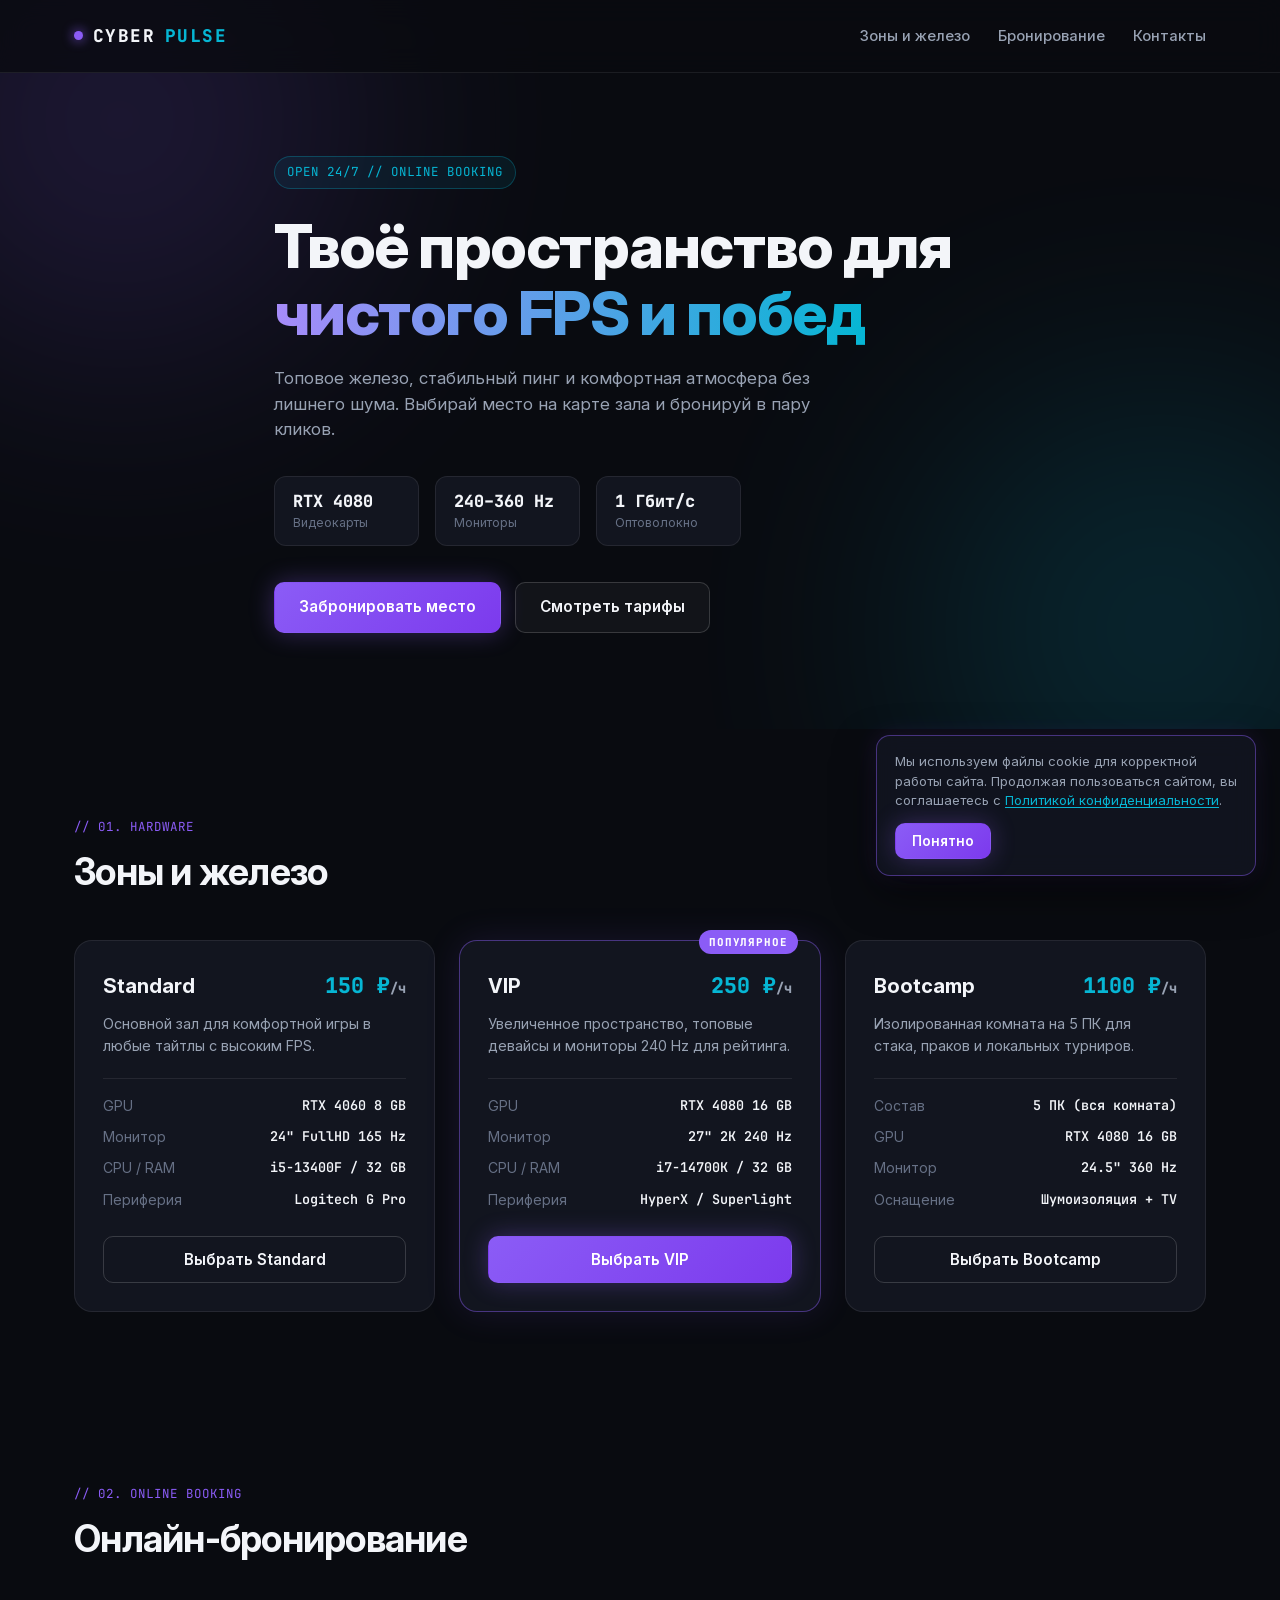
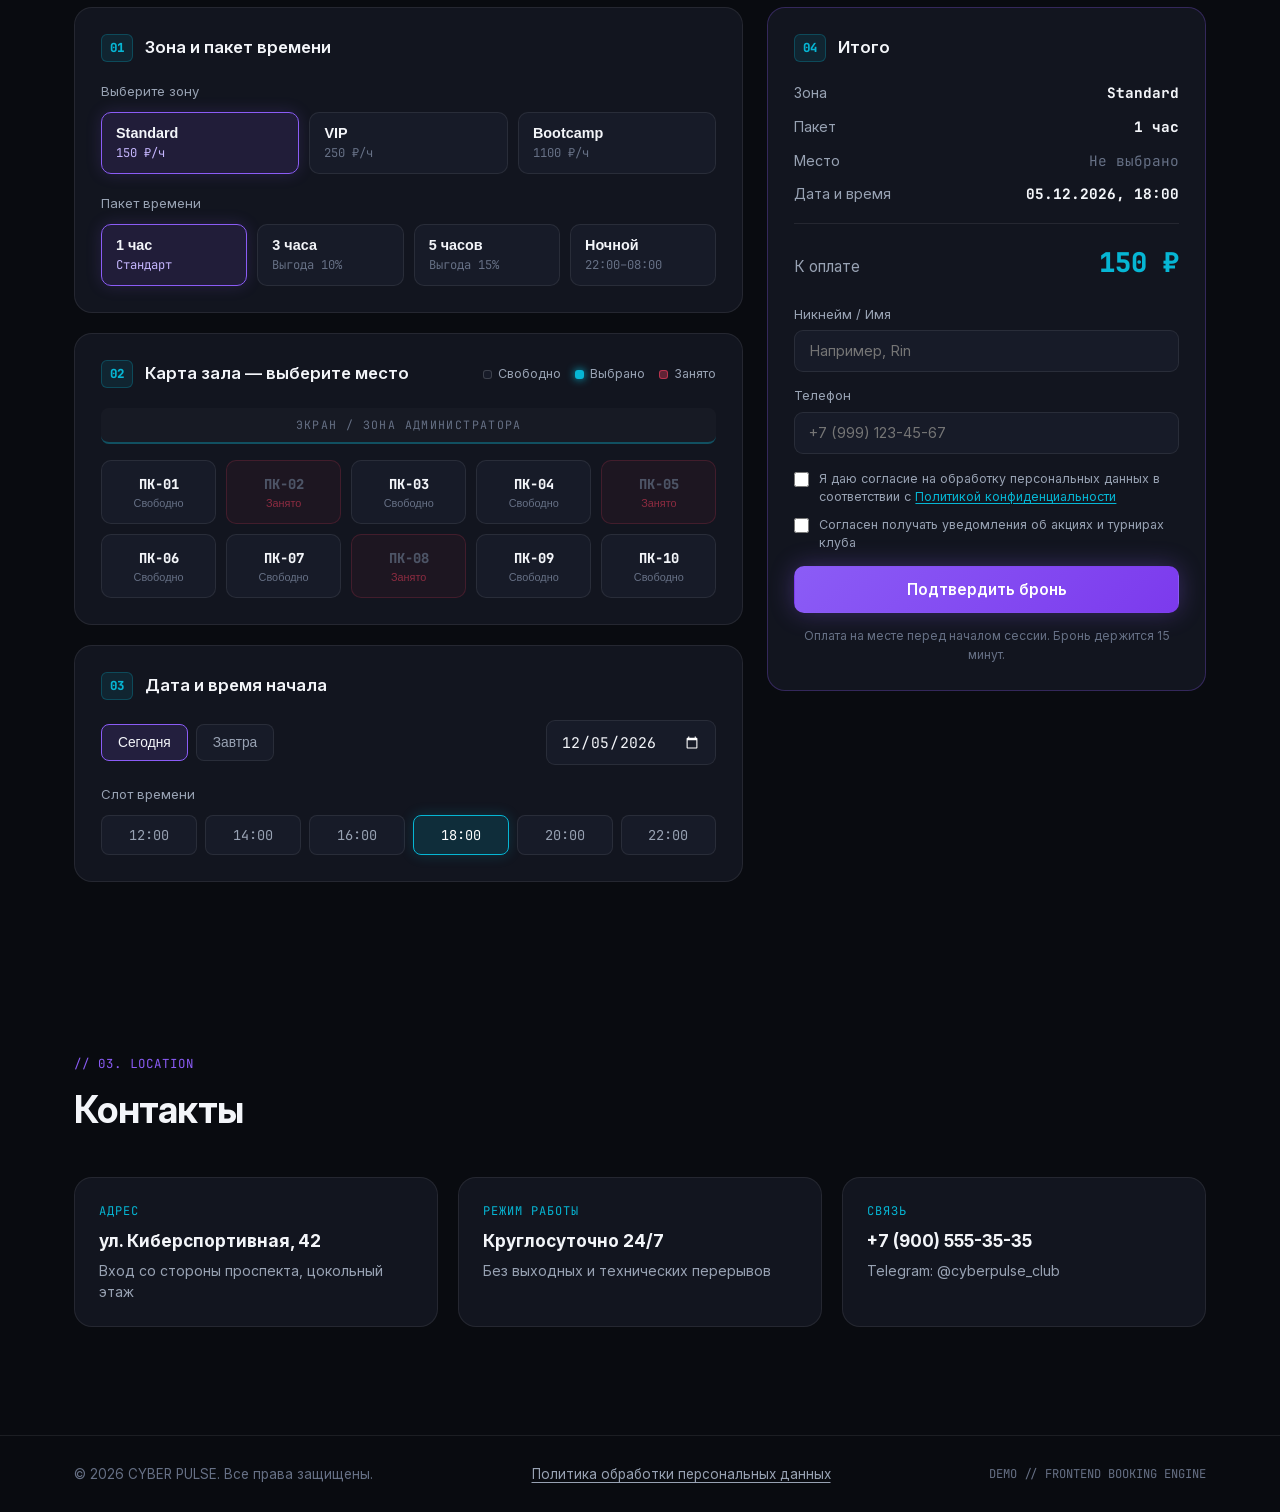
<file: index.html>
<!DOCTYPE html>
<html lang="ru">
<head>
  <meta charset="UTF-8">
  <meta name="viewport" content="width=device-width, initial-scale=1.0">
  <title>CYBER PULSE — Киберклуб и онлайн-бронирование</title>
  <link rel="stylesheet" href="styles.css">
</head>
<body>
  <header class="site-header">
    <div class="container header-inner">
      <a href="#top" class="logo">
        <span class="logo-dot"></span>
        CYBER<span>PULSE</span>
      </a>
      <nav class="nav" aria-label="Основная навигация">
        <a href="#zones">Зоны и железо</a>
        <a href="#booking">Бронирование</a>
        <a href="#contacts">Контакты</a>
      </nav>
    </div>
  </header>

  <main id="top">
    <!-- Hero -->
    <section class="hero">
      <div class="hero-glow hero-glow--purple" aria-hidden="true"></div>
      <div class="hero-glow hero-glow--cyan" aria-hidden="true"></div>

      <div class="container hero-inner">
        <div class="hero-badge">OPEN 24/7 // ONLINE BOOKING</div>
        <h1 class="hero-title">
          Твоё пространство для<br>
          <span>чистого FPS и побед</span>
        </h1>
        <p class="hero-subtitle">
          Топовое железо, стабильный пинг и комфортная атмосфера без лишнего шума. Выбирай место на карте зала и бронируй в пару кликов.
        </p>

        <ul class="hero-specs">
          <li><strong>RTX 4080</strong><span>Видеокарты</span></li>
          <li><strong>240–360 Hz</strong><span>Мониторы</span></li>
          <li><strong>1 Гбит/с</strong><span>Оптоволокно</span></li>
        </ul>

        <div class="hero-actions">
          <a href="#booking" class="btn btn-primary">Забронировать место</a>
          <a href="#zones" class="btn btn-ghost">Смотреть тарифы</a>
        </div>
      </div>
    </section>

    <!-- Zones -->
    <section class="section" id="zones">
      <div class="container">
        <div class="section-head">
          <span class="section-tag">// 01. HARDWARE</span>
          <h2>Зоны и железо</h2>
        </div>

        <div class="zones-grid">
          <article class="zone-card">
            <div class="zone-card-top">
              <span class="zone-label">Standard</span>
              <span class="zone-price">150 ₽<small>/ч</small></span>
            </div>
            <p class="zone-desc">Основной зал для комфортной игры в любые тайтлы с высоким FPS.</p>
            <ul class="zone-specs">
              <li><span>GPU</span><strong>RTX 4060 8 GB</strong></li>
              <li><span>Монитор</span><strong>24" FullHD 165 Hz</strong></li>
              <li><span>CPU / RAM</span><strong>i5-13400F / 32 GB</strong></li>
              <li><span>Периферия</span><strong>Logitech G Pro</strong></li>
            </ul>
            <button type="button" class="btn btn-outline zone-select-btn" data-select-zone="standard">
              Выбрать Standard
            </button>
          </article>

          <article class="zone-card zone-card--featured">
            <div class="zone-badge">ПОПУЛЯРНОЕ</div>
            <div class="zone-card-top">
              <span class="zone-label">VIP</span>
              <span class="zone-price">250 ₽<small>/ч</small></span>
            </div>
            <p class="zone-desc">Увеличенное пространство, топовые девайсы и мониторы 240 Hz для рейтинга.</p>
            <ul class="zone-specs">
              <li><span>GPU</span><strong>RTX 4080 16 GB</strong></li>
              <li><span>Монитор</span><strong>27" 2K 240 Hz</strong></li>
              <li><span>CPU / RAM</span><strong>i7-14700K / 32 GB</strong></li>
              <li><span>Периферия</span><strong>HyperX / Superlight</strong></li>
            </ul>
            <button type="button" class="btn btn-primary zone-select-btn" data-select-zone="vip">
              Выбрать VIP
            </button>
          </article>

          <article class="zone-card">
            <div class="zone-card-top">
              <span class="zone-label">Bootcamp</span>
              <span class="zone-price">1100 ₽<small>/ч</small></span>
            </div>
            <p class="zone-desc">Изолированная комната на 5 ПК для стака, праков и локальных турниров.</p>
            <ul class="zone-specs">
              <li><span>Состав</span><strong>5 ПК (вся комната)</strong></li>
              <li><span>GPU</span><strong>RTX 4080 16 GB</strong></li>
              <li><span>Монитор</span><strong>24.5" 360 Hz</strong></li>
              <li><span>Оснащение</span><strong>Шумоизоляция + TV</strong></li>
            </ul>
            <button type="button" class="btn btn-outline zone-select-btn" data-select-zone="bootcamp">
              Выбрать Bootcamp
            </button>
          </article>
        </div>
      </div>
    </section>

    <!-- Booking Widget -->
    <section class="section" id="booking">
      <div class="container">
        <div class="section-head">
          <span class="section-tag">// 02. ONLINE BOOKING</span>
          <h2>Онлайн-бронирование</h2>
        </div>

        <div class="booking-layout">
          <!-- Left: Steps 1-3 -->
          <div class="booking-steps">
            <!-- Step 1 -->
            <div class="booking-panel">
              <div class="step-header">
                <span class="step-num">01</span>
                <h3>Зона и пакет времени</h3>
              </div>

              <div class="control-block">
                <span class="control-label">Выберите зону</span>
                <div class="option-grid option-grid--3" id="zone-options">
                  <button type="button" class="option-btn active" data-zone="standard">
                    <strong>Standard</strong>
                    <span>150 ₽/ч</span>
                  </button>
                  <button type="button" class="option-btn" data-zone="vip">
                    <strong>VIP</strong>
                    <span>250 ₽/ч</span>
                  </button>
                  <button type="button" class="option-btn" data-zone="bootcamp">
                    <strong>Bootcamp</strong>
                    <span>1100 ₽/ч</span>
                  </button>
                </div>
              </div>

              <div class="control-block">
                <span class="control-label">Пакет времени</span>
                <div class="option-grid option-grid--4" id="pack-options">
                  <button type="button" class="option-btn active" data-pack="1">
                    <strong>1 час</strong>
                    <span>Стандарт</span>
                  </button>
                  <button type="button" class="option-btn" data-pack="3">
                    <strong>3 часа</strong>
                    <span>Выгода 10%</span>
                  </button>
                  <button type="button" class="option-btn" data-pack="5">
                    <strong>5 часов</strong>
                    <span>Выгода 15%</span>
                  </button>
                  <button type="button" class="option-btn" data-pack="night">
                    <strong>Ночной</strong>
                    <span>22:00–08:00</span>
                  </button>
                </div>
              </div>
            </div>

            <!-- Step 2 -->
            <div class="booking-panel">
              <div class="step-header step-header--between">
                <div class="step-header-left">
                  <span class="step-num">02</span>
                  <h3>Карта зала — выберите место</h3>
                </div>
                <div class="seat-legend">
                  <span><i class="dot dot--free"></i>Свободно</span>
                  <span><i class="dot dot--selected"></i>Выбрано</span>
                  <span><i class="dot dot--occupied"></i>Занято</span>
                </div>
              </div>

              <div class="hall-screen">ЭКРАН / ЗОНА АДМИНИСТРАТОРА</div>
              <div class="seat-grid" id="seat-grid" role="group" aria-label="Карта мест"></div>
            </div>

            <!-- Step 3 -->
            <div class="booking-panel">
              <div class="step-header">
                <span class="step-num">03</span>
                <h3>Дата и время начала</h3>
              </div>

              <div class="date-row">
                <div class="quick-dates">
                  <button type="button" class="quick-date-btn active" data-day-offset="0">Сегодня</button>
                  <button type="button" class="quick-date-btn" data-day-offset="1">Завтра</button>
                </div>
                <input type="date" id="booking-date" class="input-field date-input" aria-label="Выберите дату">
              </div>

              <div class="control-block">
                <span class="control-label">Слот времени</span>
                <div class="time-grid" id="time-slots">
                  <button type="button" class="time-btn" data-time="12:00">12:00</button>
                  <button type="button" class="time-btn" data-time="14:00">14:00</button>
                  <button type="button" class="time-btn" data-time="16:00">16:00</button>
                  <button type="button" class="time-btn active" data-time="18:00">18:00</button>
                  <button type="button" class="time-btn" data-time="20:00">20:00</button>
                  <button type="button" class="time-btn" data-time="22:00">22:00</button>
                </div>
              </div>
            </div>
          </div>

          <!-- Right: Step 4 Summary & Checkout -->
          <aside class="booking-summary">
            <div class="step-header">
              <span class="step-num">04</span>
              <h3>Итого</h3>
            </div>

            <dl class="summary-list">
              <div>
                <dt>Зона</dt>
                <dd id="sum-zone">Standard</dd>
              </div>
              <div>
                <dt>Пакет</dt>
                <dd id="sum-pack">1 час</dd>
              </div>
              <div>
                <dt>Место</dt>
                <dd id="sum-seat" class="is-empty">Не выбрано</dd>
              </div>
              <div>
                <dt>Дата и время</dt>
                <dd id="sum-datetime">—</dd>
              </div>
            </dl>

            <div class="summary-total">
              <span>К оплате</span>
              <strong id="sum-price">150 ₽</strong>
            </div>

            <form id="booking-form" class="checkout-form" novalidate>
              <div class="field">
                <label for="client-name">Никнейм / Имя</label>
                <input type="text" id="client-name" class="input-field" placeholder="Например, Rin" autocomplete="name" required>
              </div>

              <div class="field">
                <label for="client-phone">Телефон</label>
                <input type="tel" id="client-phone" class="input-field" placeholder="+7 (999) 123-45-67" autocomplete="tel" required>
              </div>

              <div class="form-checkboxes">
                <label class="checkbox-label">
                  <input type="checkbox" id="consent-pd" name="consentPd" required>
                  <span>
                    Я даю согласие на обработку персональных данных в соответствии с
                    <a href="privacy.html" target="_blank" rel="noopener noreferrer">Политикой конфиденциальности</a>
                  </span>
                </label>

                <label class="checkbox-label">
                  <input type="checkbox" id="consent-news" name="consentNews">
                  <span>Согласен получать уведомления об акциях и турнирах клуба</span>
                </label>
              </div>

              <p class="form-error" id="form-error" role="alert" hidden></p>

              <button type="submit" class="btn btn-primary btn-full">Подтвердить бронь</button>
              <p class="form-note">Оплата на месте перед началом сессии. Бронь держится 15 минут.</p>
            </form>
          </aside>
        </div>
      </div>
    </section>

    <!-- Contacts -->
    <section class="section" id="contacts">
      <div class="container">
        <div class="section-head">
          <span class="section-tag">// 03. LOCATION</span>
          <h2>Контакты</h2>
        </div>

        <div class="contacts-grid">
          <div class="contact-card">
            <span class="contact-label">Адрес</span>
            <strong>ул. Киберспортивная, 42</strong>
            <p>Вход со стороны проспекта, цокольный этаж</p>
          </div>
          <div class="contact-card">
            <span class="contact-label">Режим работы</span>
            <strong>Круглосуточно 24/7</strong>
            <p>Без выходных и технических перерывов</p>
          </div>
          <div class="contact-card">
            <span class="contact-label">Связь</span>
            <strong>+7 (900) 555-35-35</strong>
            <p>Telegram: @cyberpulse_club</p>
          </div>
        </div>
      </div>
    </section>
  </main>

  <footer class="site-footer">
    <div class="container footer-inner">
      <span>© 2026 CYBER PULSE. Все права защищены.</span>
      <a href="privacy.html" class="footer-legal">Политика обработки персональных данных</a>
      <span class="footer-mono">DEMO // FRONTEND BOOKING ENGINE</span>
    </div>
  </footer>

  <!-- Confirmation Modal -->
  <div class="modal-backdrop" id="confirm-modal" aria-hidden="true">
    <div class="modal-card" role="dialog" aria-modal="true" aria-labelledby="modal-title">
      <button type="button" class="modal-close" id="modal-close-x" aria-label="Закрыть">&times;</button>
      <div class="modal-icon">✓</div>
      <span class="modal-tag">DEMO MODE // BOOKING CONFIRMED</span>
      <h3 id="modal-title">Место забронировано!</h3>
      <p class="modal-code">Номер брони: <strong id="modal-booking-id">CP-000000</strong></p>

      <div class="modal-details" id="modal-details"></div>

      <button type="button" class="btn btn-primary btn-full" id="modal-ok-btn">Отлично</button>
    </div>
  </div>

  <!-- Cookie-баннер -->
  <div class="cookie-banner" id="cookie-banner" role="region" aria-label="Уведомление о cookie" hidden>
    <p class="cookie-banner__text">
      Мы используем файлы cookie для корректной работы сайта. Продолжая пользоваться сайтом, вы соглашаетесь с
      <a href="privacy.html">Политикой конфиденциальности</a>.
    </p>
    <button type="button" class="btn btn-primary btn-sm cookie-banner__btn" id="cookie-accept">Понятно</button>
  </div>

  <script>
    (function () {
      const ZONES = {
        standard: { name: 'Standard', hourly: 150, night: 700 },
        vip: { name: 'VIP', hourly: 250, night: 1100 },
        bootcamp: { name: 'Bootcamp', hourly: 1100, night: 4500 }
      };

      const PACKS = {
        '1': { label: '1 час', hours: 1, discount: 1 },
        '3': { label: '3 часа', hours: 3, discount: 0.9 },
        '5': { label: '5 часов', hours: 5, discount: 0.85 },
        'night': { label: 'Ночной (22:00–08:00)', isNight: true }
      };

      // Изначально занятые места по зонам (в текущей сессии обновляются после брони)
      const occupiedByZone = {
        standard: new Set(['ПК-02', 'ПК-05', 'ПК-08']),
        vip: new Set(['ПК-01', 'ПК-06']),
        bootcamp: new Set(['ПК-04', 'ПК-09'])
      };

      const state = {
        zone: 'standard',
        pack: '1',
        seat: null,
        date: '',
        time: '18:00'
      };

      // DOM
      const zoneButtons = document.querySelectorAll('#zone-options .option-btn');
      const packButtons = document.querySelectorAll('#pack-options .option-btn');
      const quickZoneLinks = document.querySelectorAll('.zone-select-btn');
      const seatGrid = document.getElementById('seat-grid');
      const dateInput = document.getElementById('booking-date');
      const quickDateBtns = document.querySelectorAll('.quick-date-btn');
      const timeButtons = document.querySelectorAll('#time-slots .time-btn');

      const sumZone = document.getElementById('sum-zone');
      const sumPack = document.getElementById('sum-pack');
      const sumSeat = document.getElementById('sum-seat');
      const sumDatetime = document.getElementById('sum-datetime');
      const sumPrice = document.getElementById('sum-price');

      const form = document.getElementById('booking-form');
      const nameInput = document.getElementById('client-name');
      const phoneInput = document.getElementById('client-phone');
      const formError = document.getElementById('form-error');
      const consentPd = document.getElementById('consent-pd');

      const modal = document.getElementById('confirm-modal');
      const modalBookingId = document.getElementById('modal-booking-id');
      const modalDetails = document.getElementById('modal-details');
      const modalCloseX = document.getElementById('modal-close-x');
      const modalOkBtn = document.getElementById('modal-ok-btn');

      // Helpers
      function toIsoDate(offsetDays = 0) {
        const d = new Date();
        d.setDate(d.getDate() + offsetDays);
        const y = d.getFullYear();
        const m = String(d.getMonth() + 1).padStart(2, '0');
        const day = String(d.getDate()).padStart(2, '0');
        return `${y}-${m}-${day}`;
      }

      function formatDisplayDate(iso) {
        if (!iso) return '—';
        const [y, m, d] = iso.split('-');
        return `${d}.${m}.${y}`;
      }

      function calculatePrice() {
        const zone = ZONES[state.zone];
        const pack = PACKS[state.pack];
        if (pack.isNight) return zone.night;
        return Math.round(zone.hourly * pack.hours * pack.discount);
      }

      function showError(msg) {
        formError.textContent = msg;
        formError.hidden = false;
      }

      function clearError() {
        formError.textContent = '';
        formError.hidden = true;
      }

      function renderSeats() {
        seatGrid.innerHTML = '';
        const occupied = occupiedByZone[state.zone];

        for (let i = 1; i <= 10; i++) {
          const seatId = `ПК-${String(i).padStart(2, '0')}`;
          const btn = document.createElement('button');
          btn.type = 'button';
          btn.className = 'seat-btn';
          btn.dataset.seat = seatId;

          const isOccupied = occupied.has(seatId);
          const isSelected = state.seat === seatId;

          if (isOccupied) {
            btn.classList.add('occupied');
            btn.disabled = true;
          } else if (isSelected) {
            btn.classList.add('selected');
          }

          btn.innerHTML = `<span class="seat-id">${seatId}</span><span class="seat-status">${isOccupied ? 'Занято' : (isSelected ? 'Выбрано' : 'Свободно')}</span>`;

          if (!isOccupied) {
            btn.addEventListener('click', () => {
              state.seat = state.seat === seatId ? null : seatId;
              clearError();
              renderSeats();
              updateSummary();
            });
          }

          seatGrid.appendChild(btn);
        }
      }

      function updateSummary() {
        sumZone.textContent = ZONES[state.zone].name;
        sumPack.textContent = PACKS[state.pack].label;

        if (state.seat) {
          sumSeat.textContent = state.seat;
          sumSeat.classList.remove('is-empty');
        } else {
          sumSeat.textContent = 'Не выбрано';
          sumSeat.classList.add('is-empty');
        }

        const timeText = state.pack === 'night' ? '22:00' : (state.time || '—');
        sumDatetime.textContent = `${formatDisplayDate(state.date)}, ${timeText}`;
        sumPrice.textContent = `${calculatePrice().toLocaleString('ru-RU')} ₽`;
      }

      function selectZone(zoneKey) {
        state.zone = zoneKey;
        state.seat = null;
        zoneButtons.forEach((b) => b.classList.toggle('active', b.dataset.zone === zoneKey));
        clearError();
        renderSeats();
        updateSummary();
      }

      function formatRuPhone(value) {
        let digits = value.replace(/\D/g, '');
        if (!digits) return '';
        if (digits[0] === '8') digits = '7' + digits.slice(1);
        if (digits[0] === '9') digits = '7' + digits;
        digits = digits.slice(0, 11);

        let res = '+' + digits[0];
        if (digits.length > 1) res += ' (' + digits.slice(1, 4);
        if (digits.length >= 5) res += ') ' + digits.slice(4, 7);
        if (digits.length >= 8) res += '-' + digits.slice(7, 9);
        if (digits.length >= 10) res += '-' + digits.slice(9, 11);
        return res;
      }

      function isValidRuPhone(value) {
        const digits = value.replace(/\D/g, '');
        // Ровно 11 цифр, начинается с 79 или 89 (мобильные РФ)
        if (!/^[78]9\d{9}$/.test(digits)) return false;
        // Защита от фейков вроде +7 (999) 999-99-99
        if (/^(\d)\1{9}$/.test(digits.slice(1))) return false;
        return true;
      }

      consentPd.addEventListener('change', clearError);
      phoneInput.addEventListener('input', (e) => {
        e.target.value = formatRuPhone(e.target.value);
        clearError();
      });

      // Init Date
      const todayIso = toIsoDate(0);
      dateInput.min = todayIso;
      dateInput.value = todayIso;
      state.date = todayIso;

      // Listeners: Zones
      zoneButtons.forEach((btn) => {
        btn.addEventListener('click', () => selectZone(btn.dataset.zone));
      });

      quickZoneLinks.forEach((btn) => {
        btn.addEventListener('click', () => {
          selectZone(btn.dataset.selectZone);
          document.getElementById('booking').scrollIntoView({ behavior: 'smooth' });
        });
      });

      // Listeners: Packs
      packButtons.forEach((btn) => {
        btn.addEventListener('click', () => {
          state.pack = btn.dataset.pack;
          packButtons.forEach((b) => b.classList.toggle('active', b === btn));

          // Для ночного пакета автоматически подсвечиваем 22:00
          if (state.pack === 'night') {
            state.time = '22:00';
            timeButtons.forEach((tb) => tb.classList.toggle('active', tb.dataset.time === '22:00'));
          }
          updateSummary();
        });
      });

      // Listeners: Dates
      quickDateBtns.forEach((btn) => {
        btn.addEventListener('click', () => {
          const offset = Number(btn.dataset.dayOffset);
          const iso = toIsoDate(offset);
          state.date = iso;
          dateInput.value = iso;
          quickDateBtns.forEach((b) => b.classList.toggle('active', b === btn));
          updateSummary();
        });
      });

      dateInput.addEventListener('change', (e) => {
        state.date = e.target.value || todayIso;
        quickDateBtns.forEach((b) => {
          const offset = Number(b.dataset.dayOffset);
          b.classList.toggle('active', toIsoDate(offset) === state.date);
        });
        updateSummary();
      });

      // Listeners: Time
      timeButtons.forEach((btn) => {
        btn.addEventListener('click', () => {
          state.time = btn.dataset.time;
          timeButtons.forEach((b) => b.classList.toggle('active', b === btn));
          updateSummary();
        });
      });

      // Modal controls
      function openModal(bookingId, detailsHtml) {
        modalBookingId.textContent = bookingId;
        modalDetails.innerHTML = detailsHtml;
        modal.classList.add('is-open');
        modal.setAttribute('aria-hidden', 'false');
        document.body.style.overflow = 'hidden';
      }

      function closeModal() {
        modal.classList.remove('is-open');
        modal.setAttribute('aria-hidden', 'true');
        document.body.style.overflow = '';
      }

      modalCloseX.addEventListener('click', closeModal);
      modalOkBtn.addEventListener('click', closeModal);
      modal.addEventListener('click', (e) => {
        if (e.target === modal) closeModal();
      });
      document.addEventListener('keydown', (e) => {
        if (e.key === 'Escape' && modal.classList.contains('is-open')) closeModal();
      });

      // Form submit
      form.addEventListener('submit', (e) => {
        e.preventDefault();
        clearError();

        const name = nameInput.value.trim();
        const phone = phoneInput.value.trim();

        if (!state.seat) {
          showError('Выберите свободное место на карте зала (Шаг 02).');
          return;
        }
        if (!state.date || !state.time) {
          showError('Укажите дату и слот времени (Шаг 03).');
          return;
        }
        if (name.length < 2) {
          showError('Введите никнейм или имя.');
          nameInput.focus();
          return;
        }
        if (!isValidRuPhone(phone)) {
          showError('Введите российский мобильный номер в формате +7 (9XX) XXX-XX-XX.');
          phoneInput.focus();
          return;
        }
        if (!consentPd.checked) {
          showError('Необходимо согласие на обработку персональных данных.');
          return;
        }

        const bookingId = 'CP-' + Math.floor(100000 + Math.random() * 900000);
        const price = calculatePrice().toLocaleString('ru-RU');
        const bookedSeat = state.seat;
        const zoneName = ZONES[state.zone].name;
        const packLabel = PACKS[state.pack].label;
        const dateFormatted = formatDisplayDate(state.date);
        const timeText = state.pack === 'night' ? '22:00' : state.time;

        // Переводим место в статус "Занято" в текущей сессии
        occupiedByZone[state.zone].add(bookedSeat);
        state.seat = null;
        form.reset();
        renderSeats();
        updateSummary();

        openModal(
          bookingId,
          `
            <p><span>Игрок</span><strong>${name.replace(/[<>]/g, '')}</strong></p>
            <p><span>Зона и место</span><strong>${zoneName} / ${bookedSeat}</strong></p>
            <p><span>Пакет</span><strong>${packLabel}</strong></p>
            <p><span>Дата и время</span><strong>${dateFormatted}, ${timeText}</strong></p>
            <p><span>Сумма</span><strong>${price} ₽</strong></p>
          `
        );
      });

      // Initial render
      renderSeats();
      updateSummary();
      const cookieBanner = document.getElementById('cookie-banner');
      const cookieAccept = document.getElementById('cookie-accept');

      if (cookieBanner && cookieAccept && !localStorage.getItem('cyber_pulse_cookie_ok')) {
        cookieBanner.hidden = false;
        cookieAccept.addEventListener('click', () => {
          localStorage.setItem('cyber_pulse_cookie_ok', '1');
          cookieBanner.hidden = true;
        });
      }
    })();
  </script>
</body>
</html>
</file>
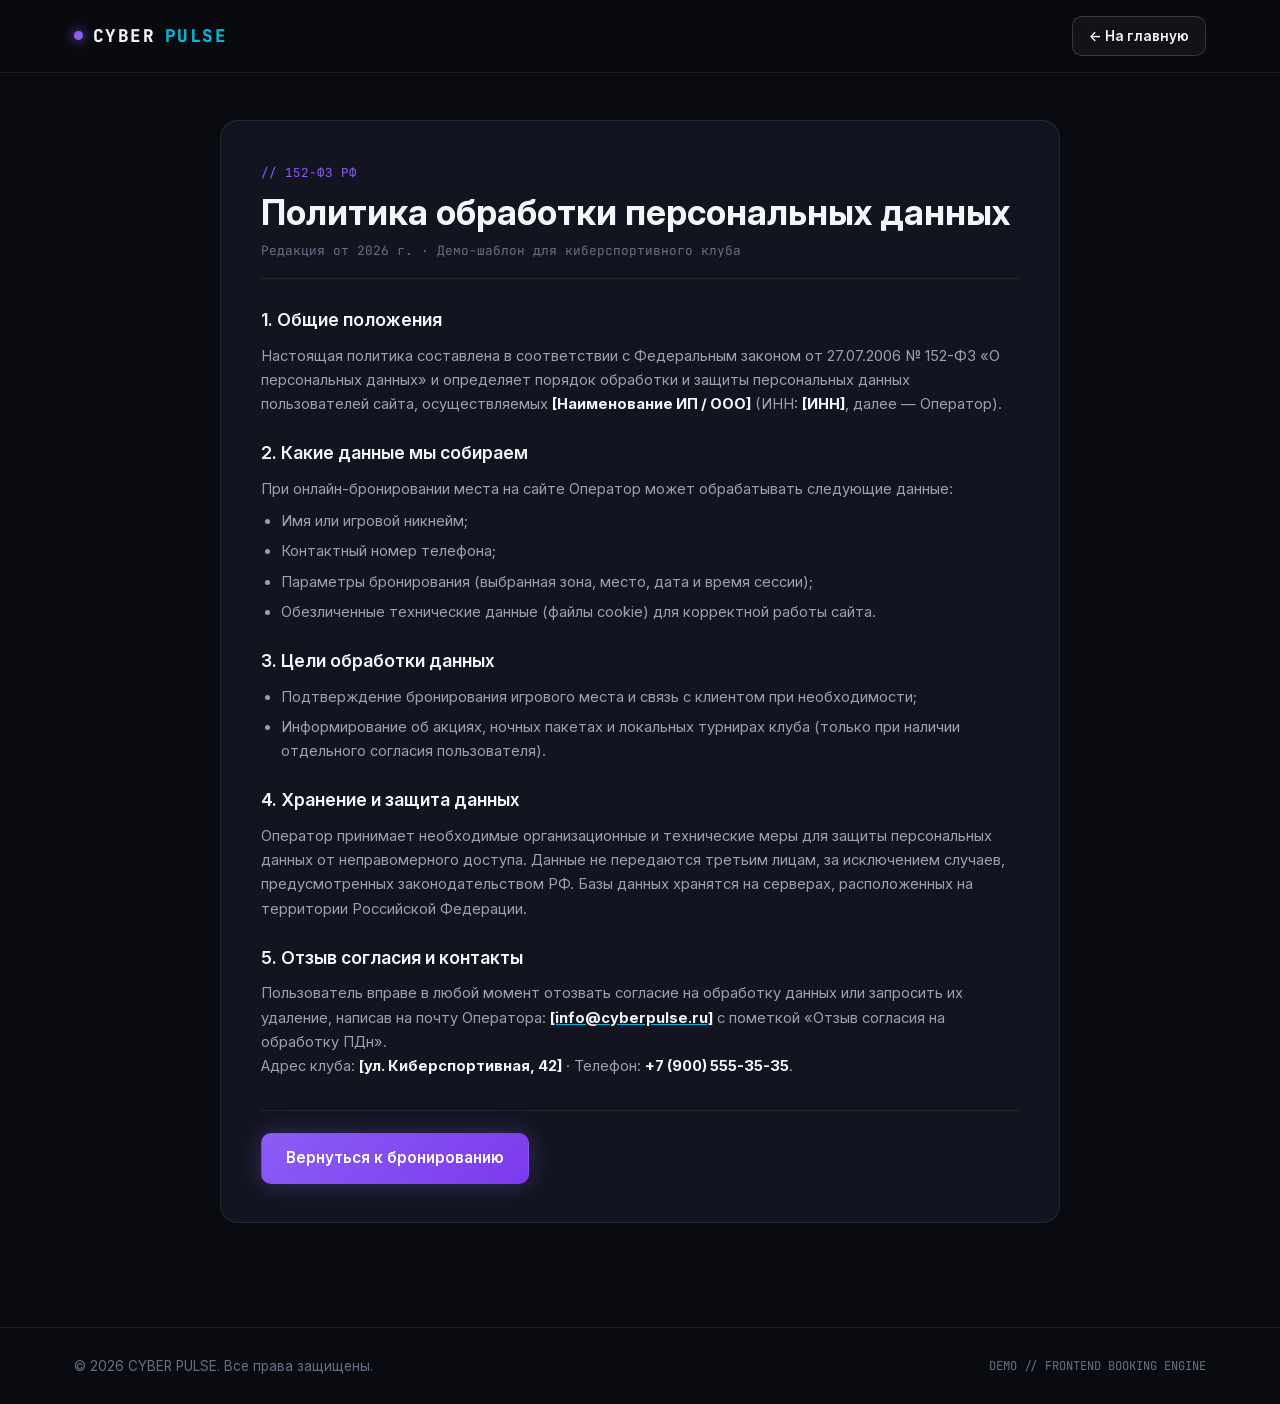
<file: privacy.html>
<!DOCTYPE html>
<html lang="ru">
<head>
  <meta charset="UTF-8">
  <meta name="viewport" content="width=device-width, initial-scale=1.0">
  <title>Политика обработки персональных данных — CYBER PULSE</title>
  <link rel="stylesheet" href="styles.css">
</head>
<body>
  <header class="site-header">
    <div class="container header-inner">
      <a href="index.html" class="logo">
        <span class="logo-dot"></span>
        CYBER<span>PULSE</span>
      </a>
      <a href="index.html" class="btn btn-ghost btn-sm">← На главную</a>
    </div>
  </header>

  <main class="privacy-page">
    <div class="container">
      <article class="privacy-card">
        <span class="section-tag">// 152-ФЗ РФ</span>
        <h1 class="privacy-title">Политика обработки персональных данных</h1>
        <p class="privacy-meta">Редакция от 2026 г. · Демо-шаблон для киберспортивного клуба</p>

        <section class="privacy-block">
          <h2>1. Общие положения</h2>
          <p>
            Настоящая политика составлена в соответствии с Федеральным законом от 27.07.2006 № 152-ФЗ «О персональных данных» и определяет порядок обработки и защиты персональных данных пользователей сайта, осуществляемых <strong>[Наименование ИП / ООО]</strong> (ИНН: <strong>[ИНН]</strong>, далее — Оператор).
          </p>
        </section>

        <section class="privacy-block">
          <h2>2. Какие данные мы собираем</h2>
          <p>При онлайн-бронировании места на сайте Оператор может обрабатывать следующие данные:</p>
          <ul>
            <li>Имя или игровой никнейм;</li>
            <li>Контактный номер телефона;</li>
            <li>Параметры бронирования (выбранная зона, место, дата и время сессии);</li>
            <li>Обезличенные технические данные (файлы cookie) для корректной работы сайта.</li>
          </ul>
        </section>

        <section class="privacy-block">
          <h2>3. Цели обработки данных</h2>
          <ul>
            <li>Подтверждение бронирования игрового места и связь с клиентом при необходимости;</li>
            <li>Информирование об акциях, ночных пакетах и локальных турнирах клуба (только при наличии отдельного согласия пользователя).</li>
          </ul>
        </section>

        <section class="privacy-block">
          <h2>4. Хранение и защита данных</h2>
          <p>
            Оператор принимает необходимые организационные и технические меры для защиты персональных данных от неправомерного доступа. Данные не передаются третьим лицам, за исключением случаев, предусмотренных законодательством РФ. Базы данных хранятся на серверах, расположенных на территории Российской Федерации.
          </p>
        </section>

        <section class="privacy-block">
          <h2>5. Отзыв согласия и контакты</h2>
          <p>
            Пользователь вправе в любой момент отозвать согласие на обработку данных или запросить их удаление, написав на почту Оператора: <a href="mailto:info@cyberpulse.ru"><strong>[info@cyberpulse.ru]</strong></a> с пометкой «Отзыв согласия на обработку ПДн».
          </p>
          <p>
            Адрес клуба: <strong>[ул. Киберспортивная, 42]</strong> · Телефон: <strong>+7 (900) 555-35-35</strong>.
          </p>
        </section>

        <div class="privacy-actions">
          <a href="index.html" class="btn btn-primary">Вернуться к бронированию</a>
        </div>
      </article>
    </div>
  </main>

  <footer class="site-footer">
    <div class="container footer-inner">
      <span>© 2026 CYBER PULSE. Все права защищены.</span>
      <span class="footer-mono">DEMO // FRONTEND BOOKING ENGINE</span>
    </div>
  </footer>
</body>
</html>
</file>
<file: styles.css>
@font-face {
  font-family: 'Inter';
  src: url('fonts/InterVariable.woff2') format('woff2');
  font-weight: 100 900;
  font-style: normal;
  font-display: swap;
}

@font-face {
  font-family: 'JetBrains Mono';
  src: url('fonts/JetBrainsMono[wght].woff2') format('woff2');
  font-weight: 100 800;
  font-style: normal;
  font-display: swap;
}

:root {
  --bg-main: #090b10;
  --bg-card: #12151f;
  --bg-elevated: #171b28;
  --border-subtle: rgba(255, 255, 255, 0.08);
  --border-strong: rgba(255, 255, 255, 0.16);
  --text-primary: #f3f5f9;
  --text-secondary: #98a2b3;
  --text-muted: #667085;
  --accent-purple: #8b5cf6;
  --accent-cyan: #06b6d4;
  --danger: #f43f5e;
  --radius-md: 12px;
  --radius-lg: 18px;
  --font-sans: 'Inter', -apple-system, BlinkMacSystemFont, sans-serif;
  --font-mono: 'JetBrains Mono', monospace;
}

*,
*::before,
*::after {
  box-sizing: border-box;
  margin: 0;
  padding: 0;
}

html {
  scroll-behavior: smooth;
}

body {
  background-color: var(--bg-main);
  color: var(--text-primary);
  font-family: var(--font-sans);
  line-height: 1.5;
  overflow-x: hidden;
  -webkit-font-smoothing: antialiased;
}

.container {
  width: 100%;
  max-width: 1180px;
  margin: 0 auto;
  padding: 0 24px;
}

/* Header */
.site-header {
  position: fixed;
  top: 0;
  left: 0;
  right: 0;
  z-index: 100;
  background: rgba(9, 11, 16, 0.78);
  backdrop-filter: blur(14px);
  -webkit-backdrop-filter: blur(14px);
  border-bottom: 1px solid var(--border-subtle);
}

.header-inner {
  height: 72px;
  display: flex;
  align-items: center;
  justify-content: space-between;
  gap: 20px;
}

.logo {
  display: inline-flex;
  align-items: center;
  gap: 10px;
  font-family: var(--font-mono);
  font-weight: 700;
  font-size: 1.1rem;
  letter-spacing: 0.08em;
  color: var(--text-primary);
  text-decoration: none;
}

.logo span {
  color: var(--accent-cyan);
}

.logo-dot {
  width: 9px;
  height: 9px;
  border-radius: 50%;
  background: var(--accent-purple);
  box-shadow: 0 0 12px var(--accent-purple);
}

.nav {
  display: flex;
  align-items: center;
  gap: 28px;
}

.nav a {
  color: var(--text-secondary);
  text-decoration: none;
  font-size: 0.92rem;
  font-weight: 500;
  transition: color 0.2s ease;
}

.nav a:hover {
  color: var(--text-primary);
}

/* Buttons */
.btn {
  display: inline-flex;
  align-items: center;
  justify-content: center;
  gap: 8px;
  padding: 13px 24px;
  border-radius: 10px;
  font-family: var(--font-sans);
  font-size: 0.95rem;
  font-weight: 600;
  text-decoration: none;
  cursor: pointer;
  border: 1px solid transparent;
  transition: transform 0.2s ease, box-shadow 0.2s ease, background 0.2s ease, border-color 0.2s ease, color 0.2s ease;
}

.btn-primary {
  background: linear-gradient(135deg, var(--accent-purple), #7c3aed);
  color: #ffffff;
  box-shadow: 0 0 24px rgba(139, 92, 246, 0.32);
}

.btn-primary:hover {
  transform: translateY(-2px);
  box-shadow: 0 6px 28px rgba(139, 92, 246, 0.5);
}

.btn-ghost {
  background: rgba(255, 255, 255, 0.04);
  border-color: var(--border-strong);
  color: var(--text-primary);
}

.btn-ghost:hover {
  background: rgba(255, 255, 255, 0.08);
  border-color: rgba(6, 182, 212, 0.5);
}

.btn-outline {
  width: 100%;
  background: transparent;
  border-color: var(--border-strong);
  color: var(--text-primary);
}

.btn-outline:hover {
  border-color: var(--accent-cyan);
  color: var(--accent-cyan);
  background: rgba(6, 182, 212, 0.06);
}

.btn-full {
  width: 100%;
}

/* Hero */
.hero {
  position: relative;
  padding: 156px 0 96px;
  overflow: hidden;
}

.hero-glow {
  position: absolute;
  width: 480px;
  height: 480px;
  border-radius: 50%;
  filter: blur(130px);
  opacity: 0.16;
  pointer-events: none;
}

.hero-glow--purple {
  top: -120px;
  left: -120px;
  background: var(--accent-purple);
}

.hero-glow--cyan {
  bottom: -140px;
  right: -120px;
  background: var(--accent-cyan);
}

.hero-inner {
  position: relative;
  z-index: 2;
  max-width: 780px;
}

.hero-badge {
  display: inline-block;
  font-family: var(--font-mono);
  font-size: 0.78rem;
  color: var(--accent-cyan);
  letter-spacing: 0.08em;
  padding: 6px 12px;
  border-radius: 999px;
  background: rgba(6, 182, 212, 0.08);
  border: 1px solid rgba(6, 182, 212, 0.28);
  margin-bottom: 24px;
}

.hero-title {
  font-size: clamp(2.2rem, 5vw, 3.8rem);
  font-weight: 800;
  line-height: 1.1;
  letter-spacing: -0.025em;
  margin-bottom: 20px;
}

.hero-title span {
  background: linear-gradient(90deg, #a78bfa, var(--accent-cyan));
  -webkit-background-clip: text;
  background-clip: text;
  color: transparent;
}

.hero-subtitle {
  font-size: 1.05rem;
  color: var(--text-secondary);
  max-width: 580px;
  margin-bottom: 34px;
}

.hero-specs {
  list-style: none;
  display: flex;
  flex-wrap: wrap;
  gap: 16px;
  margin-bottom: 36px;
}

.hero-specs li {
  display: flex;
  flex-direction: column;
  padding: 12px 18px;
  background: var(--bg-card);
  border: 1px solid var(--border-subtle);
  border-radius: var(--radius-md);
  min-width: 145px;
}

.hero-specs strong {
  font-family: var(--font-mono);
  font-size: 1.05rem;
  color: var(--text-primary);
}

.hero-specs span {
  font-size: 0.78rem;
  color: var(--text-muted);
}

.hero-actions {
  display: flex;
  flex-wrap: wrap;
  gap: 14px;
}

/* Sections */
.section {
  padding: 84px 0;
  scroll-margin-top: 72px;
}

.section-head {
  margin-bottom: 40px;
}

.section-tag {
  display: inline-block;
  font-family: var(--font-mono);
  font-size: 0.78rem;
  color: var(--accent-purple);
  letter-spacing: 0.08em;
  margin-bottom: 8px;
}

.section-head h2 {
  font-size: clamp(1.7rem, 3vw, 2.3rem);
  font-weight: 700;
  letter-spacing: -0.02em;
}

/* Zones */
.zones-grid {
  display: grid;
  grid-template-columns: repeat(3, 1fr);
  gap: 24px;
}

.zone-card {
  position: relative;
  background: var(--bg-card);
  border: 1px solid var(--border-subtle);
  border-radius: var(--radius-lg);
  padding: 28px;
  display: flex;
  flex-direction: column;
  transition: transform 0.25s ease, border-color 0.25s ease;
}

.zone-card:hover {
  transform: translateY(-4px);
  border-color: var(--border-strong);
}

.zone-card--featured {
  border-color: rgba(139, 92, 246, 0.45);
  box-shadow: 0 0 36px rgba(139, 92, 246, 0.12);
}

.zone-badge {
  position: absolute;
  top: -11px;
  right: 22px;
  font-family: var(--font-mono);
  font-size: 0.68rem;
  font-weight: 700;
  letter-spacing: 0.08em;
  padding: 4px 10px;
  border-radius: 999px;
  background: var(--accent-purple);
  color: #ffffff;
}

.zone-card-top {
  display: flex;
  align-items: baseline;
  justify-content: space-between;
  gap: 12px;
  margin-bottom: 12px;
}

.zone-label {
  font-size: 1.25rem;
  font-weight: 700;
}

.zone-price {
  font-family: var(--font-mono);
  font-size: 1.35rem;
  font-weight: 700;
  color: var(--accent-cyan);
}

.zone-price small {
  font-size: 0.85rem;
  color: var(--text-secondary);
}

.zone-desc {
  font-size: 0.9rem;
  color: var(--text-secondary);
  margin-bottom: 22px;
}

.zone-specs {
  list-style: none;
  display: flex;
  flex-direction: column;
  gap: 10px;
  margin-bottom: 26px;
  padding-top: 16px;
  border-top: 1px solid var(--border-subtle);
  flex-grow: 1;
}

.zone-specs li {
  display: flex;
  justify-content: space-between;
  gap: 12px;
  font-size: 0.88rem;
}

.zone-specs span {
  color: var(--text-muted);
}

.zone-specs strong {
  font-family: var(--font-mono);
  font-size: 0.84rem;
  font-weight: 500;
  color: var(--text-primary);
  text-align: right;
}

/* Booking Layout */
.booking-layout {
  display: grid;
  grid-template-columns: 1.45fr 0.95fr;
  gap: 24px;
  align-items: start;
}

.booking-steps {
  display: flex;
  flex-direction: column;
  gap: 20px;
}

.booking-panel,
.booking-summary {
  background: var(--bg-card);
  border: 1px solid var(--border-subtle);
  border-radius: var(--radius-lg);
  padding: 26px;
}

.booking-summary {
  position: sticky;
  top: 92px;
  border-color: rgba(139, 92, 246, 0.28);
}

.step-header {
  display: flex;
  align-items: center;
  gap: 12px;
  margin-bottom: 20px;
}

.step-header--between {
  justify-content: space-between;
  flex-wrap: wrap;
}

.step-header-left {
  display: flex;
  align-items: center;
  gap: 12px;
}

.step-num {
  font-family: var(--font-mono);
  font-size: 0.78rem;
  font-weight: 700;
  color: var(--accent-cyan);
  background: rgba(6, 182, 212, 0.1);
  border: 1px solid rgba(6, 182, 212, 0.25);
  padding: 4px 8px;
  border-radius: 6px;
}

.step-header h3 {
  font-size: 1.05rem;
  font-weight: 600;
}

.control-block + .control-block {
  margin-top: 20px;
}

.control-label {
  display: block;
  font-size: 0.82rem;
  color: var(--text-secondary);
  margin-bottom: 10px;
}

.option-grid {
  display: grid;
  gap: 10px;
}

.option-grid--3 {
  grid-template-columns: repeat(3, 1fr);
}

.option-grid--4 {
  grid-template-columns: repeat(4, 1fr);
}

.option-btn {
  display: flex;
  flex-direction: column;
  align-items: flex-start;
  gap: 4px;
  padding: 12px 14px;
  border-radius: 10px;
  background: var(--bg-elevated);
  border: 1px solid var(--border-subtle);
  color: var(--text-primary);
  cursor: pointer;
  text-align: left;
  transition: border-color 0.2s ease, background 0.2s ease, box-shadow 0.2s ease;
}

.option-btn strong {
  font-size: 0.9rem;
  font-weight: 600;
}

.option-btn span {
  font-family: var(--font-mono);
  font-size: 0.76rem;
  color: var(--text-muted);
}

.option-btn:hover {
  border-color: var(--border-strong);
}

.option-btn.active {
  border-color: var(--accent-purple);
  background: rgba(139, 92, 246, 0.12);
  box-shadow: 0 0 16px rgba(139, 92, 246, 0.18);
}

.option-btn.active span {
  color: #c4b5fd;
}

/* Seat Map */
.seat-legend {
  display: flex;
  align-items: center;
  gap: 14px;
  font-size: 0.78rem;
  color: var(--text-secondary);
}

.seat-legend span {
  display: inline-flex;
  align-items: center;
  gap: 6px;
}

.dot {
  width: 9px;
  height: 9px;
  border-radius: 3px;
  display: inline-block;
}

.dot--free {
  background: var(--bg-elevated);
  border: 1px solid var(--border-strong);
}

.dot--selected {
  background: var(--accent-cyan);
  box-shadow: 0 0 8px var(--accent-cyan);
}

.dot--occupied {
  background: rgba(244, 63, 94, 0.35);
  border: 1px solid rgba(244, 63, 94, 0.6);
}

.hall-screen {
  text-align: center;
  font-family: var(--font-mono);
  font-size: 0.72rem;
  letter-spacing: 0.12em;
  color: var(--text-muted);
  padding: 8px;
  margin-bottom: 16px;
  border-radius: 8px;
  background: rgba(255, 255, 255, 0.025);
  border-bottom: 2px solid rgba(6, 182, 212, 0.35);
}

.seat-grid {
  display: grid;
  grid-template-columns: repeat(5, 1fr);
  gap: 10px;
}

.seat-btn {
  display: flex;
  flex-direction: column;
  align-items: center;
  justify-content: center;
  gap: 4px;
  padding: 14px 8px;
  border-radius: 10px;
  background: var(--bg-elevated);
  border: 1px solid var(--border-subtle);
  color: var(--text-primary);
  cursor: pointer;
  transition: transform 0.15s ease, border-color 0.2s ease, background 0.2s ease, box-shadow 0.2s ease;
}

.seat-id {
  font-family: var(--font-mono);
  font-size: 0.86rem;
  font-weight: 700;
}

.seat-status {
  font-size: 0.68rem;
  color: var(--text-muted);
}

.seat-btn:hover:not(:disabled) {
  transform: translateY(-2px);
  border-color: rgba(6, 182, 212, 0.55);
}

.seat-btn.selected {
  border-color: var(--accent-cyan);
  background: rgba(6, 182, 212, 0.14);
  box-shadow: 0 0 18px rgba(6, 182, 212, 0.25);
}

.seat-btn.selected .seat-status {
  color: var(--accent-cyan);
}

.seat-btn.occupied {
  background: rgba(244, 63, 94, 0.07);
  border-color: rgba(244, 63, 94, 0.25);
  color: var(--text-muted);
  cursor: not-allowed;
  opacity: 0.7;
}

.seat-btn.occupied .seat-status {
  color: rgba(244, 63, 94, 0.75);
}

/* Date & Time */
.date-row {
  display: flex;
  align-items: center;
  justify-content: space-between;
  gap: 12px;
  margin-bottom: 20px;
  flex-wrap: wrap;
}

.quick-dates {
  display: flex;
  gap: 8px;
}

.quick-date-btn {
  padding: 10px 16px;
  border-radius: 8px;
  background: var(--bg-elevated);
  border: 1px solid var(--border-subtle);
  color: var(--text-secondary);
  font-size: 0.86rem;
  font-weight: 500;
  cursor: pointer;
  transition: all 0.2s ease;
}

.quick-date-btn.active {
  color: var(--text-primary);
  border-color: var(--accent-purple);
  background: rgba(139, 92, 246, 0.14);
}

.input-field {
  width: 100%;
  padding: 11px 14px;
  border-radius: 9px;
  background: var(--bg-elevated);
  border: 1px solid var(--border-subtle);
  color: var(--text-primary);
  font-family: var(--font-sans);
  font-size: 0.92rem;
  outline: none;
  transition: border-color 0.2s ease, box-shadow 0.2s ease;
}

.input-field:focus {
  border-color: var(--accent-cyan);
  box-shadow: 0 0 0 3px rgba(6, 182, 212, 0.14);
}

.date-input {
  width: auto;
  min-width: 170px;
  font-family: var(--font-mono);
  color-scheme: dark;
}

.time-grid {
  display: grid;
  grid-template-columns: repeat(6, 1fr);
  gap: 8px;
}

.time-btn {
  padding: 10px 6px;
  border-radius: 8px;
  background: var(--bg-elevated);
  border: 1px solid var(--border-subtle);
  color: var(--text-secondary);
  font-family: var(--font-mono);
  font-size: 0.85rem;
  cursor: pointer;
  transition: all 0.2s ease;
}

.time-btn:hover {
  border-color: var(--border-strong);
  color: var(--text-primary);
}

.time-btn.active {
  color: #ffffff;
  border-color: var(--accent-cyan);
  background: rgba(6, 182, 212, 0.15);
  box-shadow: 0 0 14px rgba(6, 182, 212, 0.2);
}

/* Summary & Form */
.summary-list {
  display: flex;
  flex-direction: column;
  gap: 12px;
  padding-bottom: 18px;
  border-bottom: 1px solid var(--border-subtle);
  margin-bottom: 18px;
}

.summary-list > div {
  display: flex;
  justify-content: space-between;
  align-items: center;
  gap: 12px;
  font-size: 0.9rem;
}

.summary-list dt {
  color: var(--text-secondary);
}

.summary-list dd {
  font-family: var(--font-mono);
  font-weight: 600;
  color: var(--text-primary);
  text-align: right;
}

.summary-list dd.is-empty {
  color: var(--text-muted);
  font-weight: 400;
}

.summary-total {
  display: flex;
  justify-content: space-between;
  align-items: baseline;
  margin-bottom: 22px;
}

.summary-total span {
  font-size: 0.95rem;
  color: var(--text-secondary);
}

.summary-total strong {
  font-family: var(--font-mono);
  font-size: 1.7rem;
  color: var(--accent-cyan);
}

.checkout-form {
  display: flex;
  flex-direction: column;
  gap: 14px;
}

.field label {
  display: block;
  font-size: 0.82rem;
  color: var(--text-secondary);
  margin-bottom: 6px;
}

.form-error {
  font-size: 0.82rem;
  color: #fda4af;
  background: rgba(244, 63, 94, 0.12);
  border: 1px solid rgba(244, 63, 94, 0.35);
  padding: 10px 12px;
  border-radius: 8px;
}

.form-note {
  font-size: 0.76rem;
  color: var(--text-muted);
  text-align: center;
}

/* Contacts */
.contacts-grid {
  display: grid;
  grid-template-columns: repeat(3, 1fr);
  gap: 20px;
}

.contact-card {
  background: var(--bg-card);
  border: 1px solid var(--border-subtle);
  border-radius: var(--radius-lg);
  padding: 24px;
}

.contact-label {
  display: block;
  font-family: var(--font-mono);
  font-size: 0.75rem;
  color: var(--accent-cyan);
  text-transform: uppercase;
  letter-spacing: 0.08em;
  margin-bottom: 8px;
}

.contact-card strong {
  display: block;
  font-size: 1.08rem;
  margin-bottom: 6px;
}

.contact-card p {
  font-size: 0.88rem;
  color: var(--text-secondary);
}

/* Footer */
.site-footer {
  border-top: 1px solid var(--border-subtle);
  padding: 28px 0;
  margin-top: 24px;
}

.footer-inner {
  display: flex;
  justify-content: space-between;
  align-items: center;
  gap: 16px;
  font-size: 0.84rem;
  color: var(--text-muted);
  flex-wrap: wrap;
}

.footer-mono {
  font-family: var(--font-mono);
  font-size: 0.76rem;
}

/* Modal */
.modal-backdrop {
  position: fixed;
  inset: 0;
  z-index: 200;
  background: rgba(4, 6, 10, 0.78);
  backdrop-filter: blur(8px);
  display: flex;
  align-items: center;
  justify-content: center;
  padding: 20px;
  opacity: 0;
  pointer-events: none;
  transition: opacity 0.2s ease;
}

.modal-backdrop.is-open {
  opacity: 1;
  pointer-events: auto;
}

.modal-card {
  position: relative;
  width: 100%;
  max-width: 430px;
  background: var(--bg-card);
  border: 1px solid rgba(6, 182, 212, 0.4);
  border-radius: var(--radius-lg);
  padding: 30px 26px 26px;
  text-align: center;
  box-shadow: 0 20px 60px rgba(0, 0, 0, 0.65), 0 0 30px rgba(6, 182, 212, 0.12);
  transform: translateY(10px);
  transition: transform 0.2s ease;
}

.modal-backdrop.is-open .modal-card {
  transform: translateY(0);
}

.modal-close {
  position: absolute;
  top: 14px;
  right: 16px;
  background: none;
  border: none;
  color: var(--text-muted);
  font-size: 1.6rem;
  line-height: 1;
  cursor: pointer;
}

.modal-close:hover {
  color: var(--text-primary);
}

.modal-icon {
  width: 48px;
  height: 48px;
  margin: 0 auto 14px;
  border-radius: 50%;
  display: flex;
  align-items: center;
  justify-content: center;
  font-size: 1.35rem;
  font-weight: 700;
  color: var(--accent-cyan);
  background: rgba(6, 182, 212, 0.12);
  border: 1px solid rgba(6, 182, 212, 0.45);
}

.modal-tag {
  display: block;
  font-family: var(--font-mono);
  font-size: 0.7rem;
  color: var(--accent-purple);
  letter-spacing: 0.08em;
  margin-bottom: 6px;
}

.modal-card h3 {
  font-size: 1.35rem;
  margin-bottom: 6px;
}

.modal-code {
  font-size: 0.9rem;
  color: var(--text-secondary);
  margin-bottom: 18px;
}

.modal-code strong {
  font-family: var(--font-mono);
  color: var(--accent-cyan);
}

.modal-details {
  background: var(--bg-elevated);
  border: 1px solid var(--border-subtle);
  border-radius: 12px;
  padding: 14px 16px;
  margin-bottom: 20px;
  display: flex;
  flex-direction: column;
  gap: 8px;
  text-align: left;
}

.modal-details p {
  display: flex;
  justify-content: space-between;
  gap: 12px;
  font-size: 0.85rem;
}

.modal-details span {
  color: var(--text-secondary);
}

.modal-details strong {
  font-family: var(--font-mono);
  font-size: 0.82rem;
  color: var(--text-primary);
  text-align: right;
}

/* Responsive */
@media (max-width: 980px) {
  .zones-grid,
  .contacts-grid {
    grid-template-columns: 1fr;
  }

  .booking-layout {
    grid-template-columns: 1fr;
  }

  .booking-summary {
    position: static;
  }
}

@media (max-width: 640px) {
  .header-inner {
    height: 64px;
  }

  .nav {
    gap: 14px;
  }

  .nav a {
    font-size: 0.82rem;
  }

  .hero {
    padding: 118px 0 64px;
  }

  .section {
    padding: 60px 0;
  }

  .option-grid--3,
  .option-grid--4 {
    grid-template-columns: repeat(2, 1fr);
  }

  .seat-grid {
    grid-template-columns: repeat(2, 1fr);
  }

  .time-grid {
    grid-template-columns: repeat(3, 1fr);
  }

  .booking-panel,
  .booking-summary {
    padding: 20px;
  }
}
/* Маленькая кнопка (для шапки privacy и cookie-баннера) */
.btn-sm {
  padding: 9px 16px;
  font-size: 0.85rem;
}

/* Ссылка на политику в футере */
.footer-legal {
  color: var(--text-secondary);
  text-decoration: underline;
  text-underline-offset: 3px;
  transition: color 0.2s ease;
}

.footer-legal:hover {
  color: var(--accent-cyan);
}

/* Чекбоксы в форме бронирования */
.form-checkboxes {
  display: flex;
  flex-direction: column;
  gap: 10px;
  margin-top: 2px;
}

.checkbox-label {
  display: flex;
  align-items: flex-start;
  gap: 10px;
  font-size: 0.78rem;
  line-height: 1.45;
  color: var(--text-secondary);
  cursor: pointer;
}

.checkbox-label input[type="checkbox"] {
  margin-top: 2px;
  width: 15px;
  height: 15px;
  flex-shrink: 0;
  accent-color: var(--accent-cyan);
  cursor: pointer;
}

.checkbox-label a {
  color: var(--accent-cyan);
  text-decoration: underline;
  text-underline-offset: 2px;
}

/* Cookie-баннер (правый нижний угол) */
.cookie-banner {
  position: fixed;
  right: 24px;
  bottom: 24px;
  z-index: 900;
  max-width: 380px;
  padding: 16px 18px;
  background: rgba(18, 21, 31, 0.94);
  backdrop-filter: blur(12px);
  -webkit-backdrop-filter: blur(12px);
  color: var(--text-primary);
  border: 1px solid rgba(139, 92, 246, 0.45);
  border-radius: 14px;
  box-shadow: 0 16px 40px rgba(0, 0, 0, 0.55), 0 0 24px rgba(139, 92, 246, 0.14);
  display: flex;
  flex-direction: column;
  align-items: flex-start;
  gap: 12px;
}

.cookie-banner[hidden] {
  display: none;
}

.cookie-banner__text {
  font-size: 0.82rem;
  line-height: 1.5;
  color: var(--text-secondary);
}

.cookie-banner__text a {
  color: var(--accent-cyan);
  text-decoration: underline;
  text-underline-offset: 2px;
}

/* Страница privacy.html */
.privacy-page {
  padding: 120px 0 80px;
  min-height: calc(100vh - 96px);
}

.privacy-card {
  max-width: 840px;
  margin: 0 auto;
  background: var(--bg-card);
  border: 1px solid var(--border-subtle);
  border-radius: var(--radius-lg);
  padding: 38px 40px;
}

.privacy-title {
  font-size: clamp(1.6rem, 3vw, 2.2rem);
  font-weight: 700;
  line-height: 1.2;
  margin-bottom: 8px;
}

.privacy-meta {
  font-family: var(--font-mono);
  font-size: 0.8rem;
  color: var(--text-muted);
  margin-bottom: 28px;
  padding-bottom: 18px;
  border-bottom: 1px solid var(--border-subtle);
}

.privacy-block + .privacy-block {
  margin-top: 24px;
}

.privacy-block h2 {
  font-size: 1.1rem;
  font-weight: 600;
  color: var(--text-primary);
  margin-bottom: 10px;
}

.privacy-block p,
.privacy-block li {
  font-size: 0.92rem;
  line-height: 1.65;
  color: var(--text-secondary);
}

.privacy-block strong {
  color: var(--text-primary);
}

.privacy-block ul {
  margin-top: 8px;
  padding-left: 20px;
  display: flex;
  flex-direction: column;
  gap: 6px;
}

.privacy-block a {
  color: var(--accent-cyan);
}

.privacy-actions {
  margin-top: 32px;
  padding-top: 22px;
  border-top: 1px solid var(--border-subtle);
}

@media (max-width: 640px) {
  .cookie-banner {
    left: 12px;
    right: 12px;
    bottom: 12px;
    max-width: none;
  }

  .privacy-card {
    padding: 24px 20px;
  }
}
</file>
